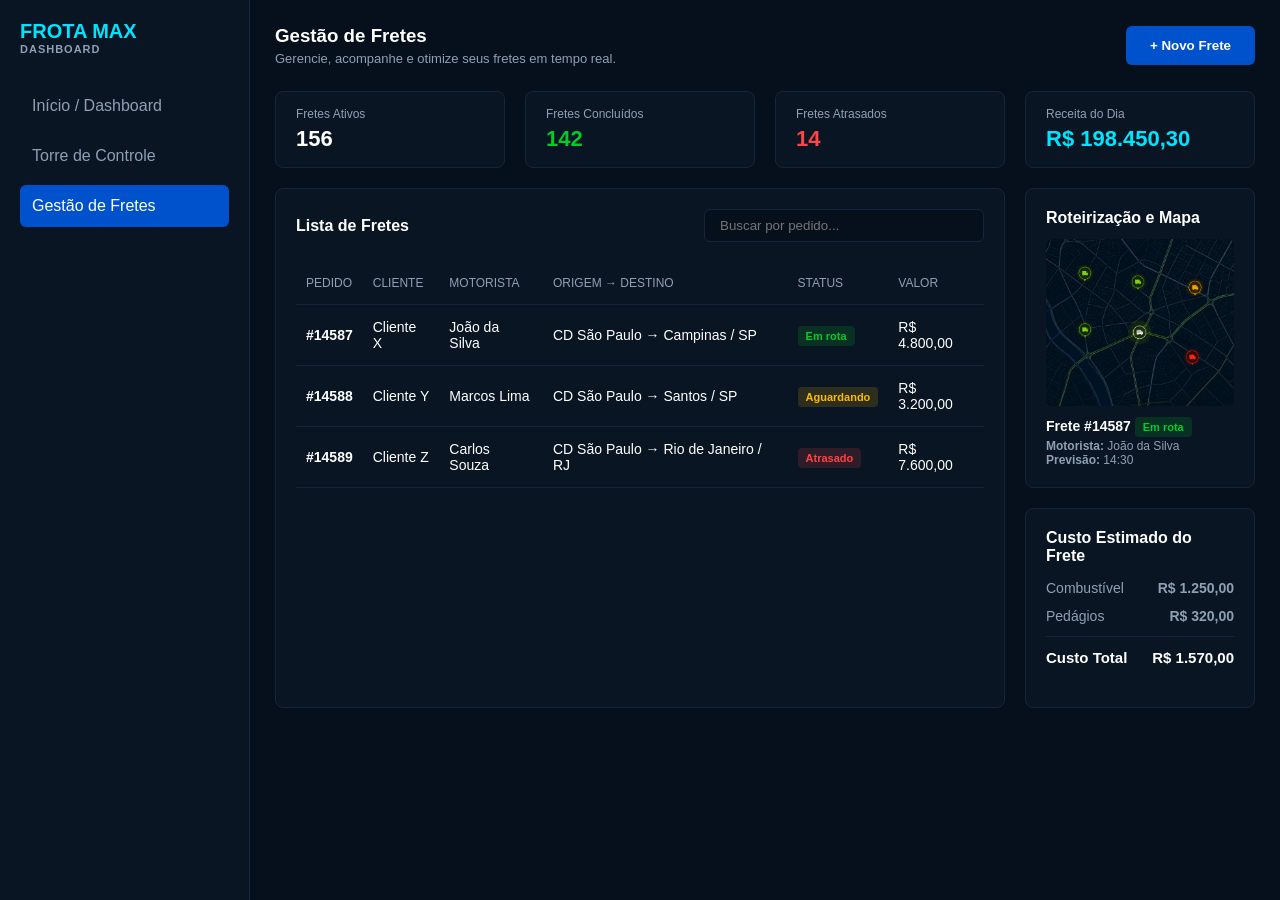
<file: gestao_frestes.html>
<!DOCTYPE html>
<html lang="pt-br">
<head>
    <meta charset="UTF-8">
    <meta name="viewport" content="width=device-width, initial-scale=1.0">
    <title>Frota Max - Gestão de Fretes</title>
    <link rel="stylesheet" href="fretes.css">
</head>
<body>

    <div class="dashboard-container">
        
        <aside class="menu-lateral">
            <div class="logo">
                <h1>FROTA MAX</h1>
                <h2>DASHBOARD</h2>
            </div>
            <nav class="navegacao">
                <ul>
                    <li><a href="index.html">Início / Dashboard</a></li>
                    <li><a href="torre_de_controle.html">Torre de Controle</a></li>
                    <li class="active"><a href="gestao_frestes.html">Gestão de Fretes</a></li>
                </ul>
            </nav>
        </aside>

        <main class="conteudo-principal">
            
            <header class="topo-dashboard">
                <div class="titulo-pagina">
                    <h3>Gestão de Fretes</h3>
                    <p class="subtitulo-pagina">Gerencie, acompanhe e otimize seus fretes em tempo real.</p>
                </div>
                <button class="btn-novo-frete">+ Novo Frete</button>
            </header>

            <section class="grid-dashboard">
                
                <div class="card-kpi-pequeno">
                    <span class="kpi-titulo">Fretes Ativos</span>
                    <div class="kpi-valor">156</div>
                </div>
                <div class="card-kpi-pequeno concluidos">
                    <span class="kpi-titulo">Fretes Concluídos</span>
                    <div class="kpi-valor">142</div>
                </div>
                <div class="card-kpi-pequeno atrasados">
                    <span class="kpi-titulo">Fretes Atrasados</span>
                    <div class="kpi-valor">14</div>
                </div>
                <div class="card-kpi-pequeno receita">
                    <span class="kpi-titulo">Receita do Dia</span>
                    <div class="kpi-valor">R$ 198.450,30</div>
                </div>

                <div class="card card-tabela-fretes">
                    <div class="cabecalho-tabela">
                        <h3>Lista de Fretes</h3>
                        <input type="text" placeholder="Buscar por pedido..." class="busca-frete">
                    </div>
                    
                    <table class="tabela-fretes">
                        <thead>
                            <tr>
                                <th>Pedido</th>
                                <th>Cliente</th>
                                <th>Motorista</th>
                                <th>Origem → Destino</th>
                                <th>Status</th>
                                <th>Valor</th>
                            </tr>
                        </thead>
                        <tbody>
                            <tr>
                                <td><strong>#14587</strong></td>
                                <td>Cliente X</td>
                                <td>João da Silva</td>
                                <td>CD São Paulo → Campinas / SP</td>
                                <td><span class="badge em-rota">Em rota</span></td>
                                <td>R$ 4.800,00</td>
                            </tr>
                            <tr>
                                <td><strong>#14588</strong></td>
                                <td>Cliente Y</td>
                                <td>Marcos Lima</td>
                                <td>CD São Paulo → Santos / SP</td>
                                <td><span class="badge aguardando">Aguardando</span></td>
                                <td>R$ 3.200,00</td>
                            </tr>
                            <tr>
                                <td><strong>#14589</strong></td>
                                <td>Cliente Z</td>
                                <td>Carlos Souza</td>
                                <td>CD São Paulo → Rio de Janeiro / RJ</td>
                                <td><span class="badge atrasado">Atrasado</span></td>
                                <td>R$ 7.600,00</td>
                            </tr>
                        </tbody>
                    </table>
                </div>

                <div class="card card-roteirizacao">
                    <h3>Roteirização e Mapa</h3>
                    <div class="mini-mapa">
                        <img src="ChatGPT Image 22 de mai. de 2026, 13_08_32.png" alt="Mapa de Rota">
                    </div>
                    <div class="info-frete-selecionado">
                        <h4>Frete #14587 <span class="badge em-rota">Em rota</span></h4>
                        <p><strong>Motorista:</strong> João da Silva</p>
                        <p><strong>Previsão:</strong> 14:30</p>
                    </div>
                </div>

                <div class="card card-detalhes-custo">
                    <h3>Custo Estimado do Frete</h3>
                    <div class="lista-custos">
                        <div class="custo-item"><span>Combustível</span> <strong>R$ 1.250,00</strong></div>
                        <div class="custo-item"><span>Pedágios</span> <strong>R$ 320,00</strong></div>
                        <div class="custo-item total"><span>Custo Total</span> <strong>R$ 1.570,00</strong></div>
                    </div>
                </div>

            </section>
        </main>
    </div>

    <script>
        const links = document.querySelectorAll('.navegacao li');
        links.forEach(link => {
            link.addEventListener('click', function() {
                links.forEach(l => l.classList.remove('active'));
                this.classList.add('active');
            });
        });
    </script>
</body>
</html>
</file>
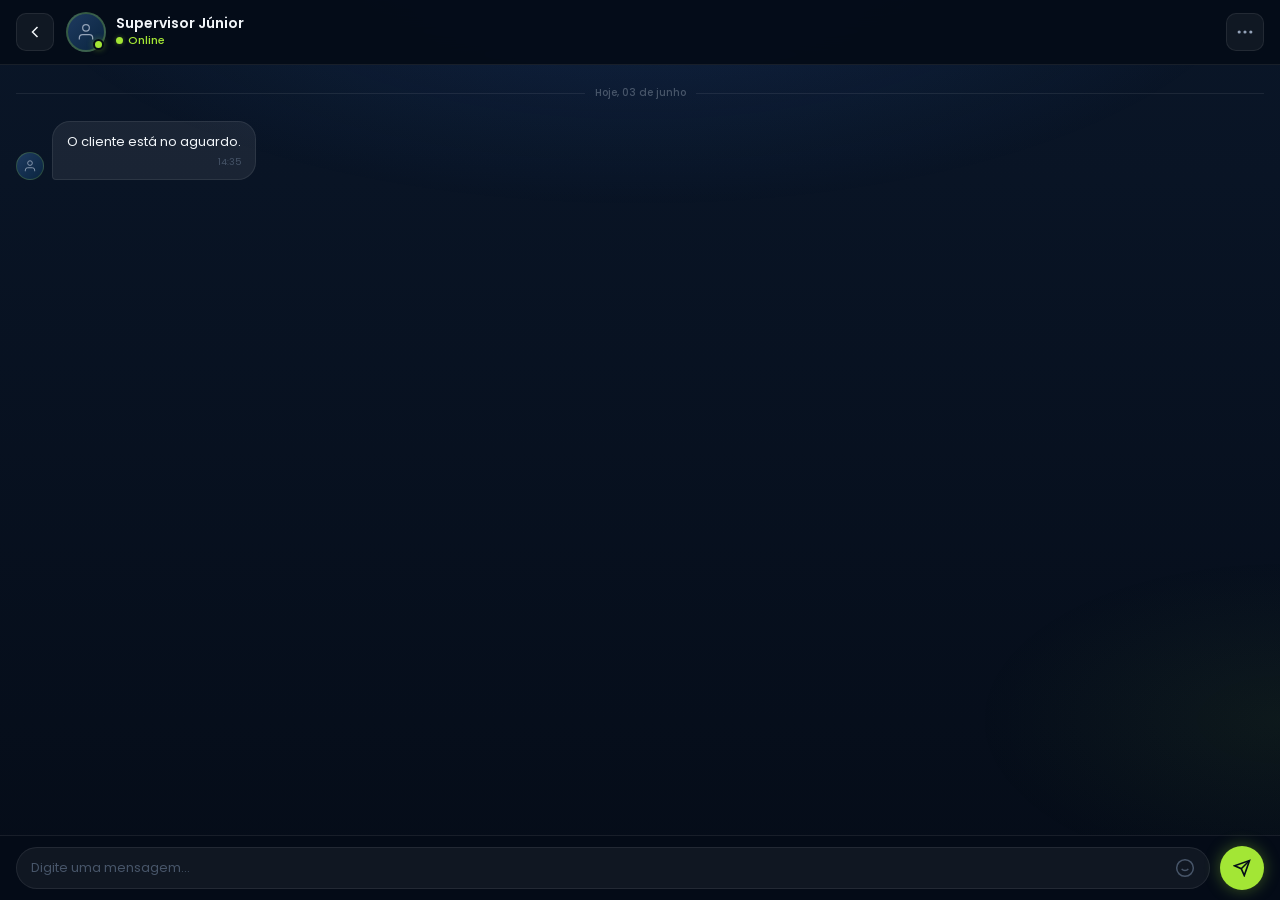
<file: cliente_mobile/conversa.html>
<!DOCTYPE html>
<html lang="pt-BR">
<head>
  <meta charset="UTF-8">
  <meta name="viewport" content="width=device-width, initial-scale=1.0, viewport-fit=cover">
  <meta name="mobile-web-app-capable" content="yes">
  <meta name="apple-mobile-web-app-capable" content="yes">
  <meta name="apple-mobile-web-app-status-bar-style" content="black-translucent">
  <title>TMS — Conversa</title>
  <link href="https://fonts.googleapis.com/css2?family=Poppins:wght@400;500;600;700;800&display=swap" rel="stylesheet">
  <link rel="stylesheet" href="base.css">
  <link rel="stylesheet" href="mensagens.css">
</head>
<body>
<div class="screen chat-screen">
 
  <!-- Header da Conversa -->
  <div class="chat-header">
    <a href="mensagens.html" class="icon-btn back-btn">
      <svg viewBox="0 0 24 24"><polyline points="15 18 9 12 15 6"/></svg>
    </a>
    <div class="chat-contact">
      <div class="chat-avatar-wrap">
        <div class="chat-avatar">
          <svg viewBox="0 0 24 24" fill="none" stroke="currentColor" stroke-width="1.5">
            <path d="M20 21v-2a4 4 0 0 0-4-4H8a4 4 0 0 0-4 4v2"/>
            <circle cx="12" cy="7" r="4"/>
          </svg>
        </div>
        <span class="online-dot"></span>
      </div>
      <div class="chat-contact-info">
        <span class="chat-name">Supervisor Júnior</span>
        <span class="chat-status">
          <span class="status-pulse"></span>
          Online
        </span>
      </div>
    </div>
    <div class="icon-btn">
      <svg viewBox="0 0 24 24"><circle cx="12" cy="12" r="1"/><circle cx="19" cy="12" r="1"/><circle cx="5" cy="12" r="1"/></svg>
    </div>
  </div>
 
  <!-- Área de mensagens -->
  <div class="chat-messages">
 
    <!-- Separador de data -->
    <div class="date-divider">
      <span>Hoje, 03 de junho</span>
    </div>
 
    <!-- Mensagem recebida -->
    <div class="msg-row received">
      <div class="msg-avatar">
        <svg viewBox="0 0 24 24" fill="none" stroke="currentColor" stroke-width="1.5">
          <path d="M20 21v-2a4 4 0 0 0-4-4H8a4 4 0 0 0-4 4v2"/>
          <circle cx="12" cy="7" r="4"/>
        </svg>
      </div>
      <div class="msg-bubble received-bubble">
        <p>O cliente está no aguardo.</p>
        <span class="msg-time">14:35</span>
      </div>
    </div>
 
  </div><!-- fim chat-messages -->
 
  <!-- Campo de digitação -->
  <div class="chat-input-bar">
    <div class="chat-input-wrap">
      <input type="text" class="chat-input" placeholder="Digite uma mensagem...">
      <button class="emoji-btn">
        <svg viewBox="0 0 24 24" fill="none" stroke="currentColor" stroke-width="1.8">
          <circle cx="12" cy="12" r="10"/>
          <path d="M8 13s1.5 2 4 2 4-2 4-2"/>
          <line x1="9" y1="9" x2="9.01" y2="9"/>
          <line x1="15" y1="9" x2="15.01" y2="9"/>
        </svg>
      </button>
    </div>
    <button class="send-btn">
      <svg viewBox="0 0 24 24" fill="none" stroke="currentColor" stroke-width="2">
        <line x1="22" y1="2" x2="11" y2="13"/>
        <polygon points="22 2 15 22 11 13 2 9 22 2"/>
      </svg>
    </button>
  </div>
 
</div><!-- fim screen -->
</body>
</html>
</file>
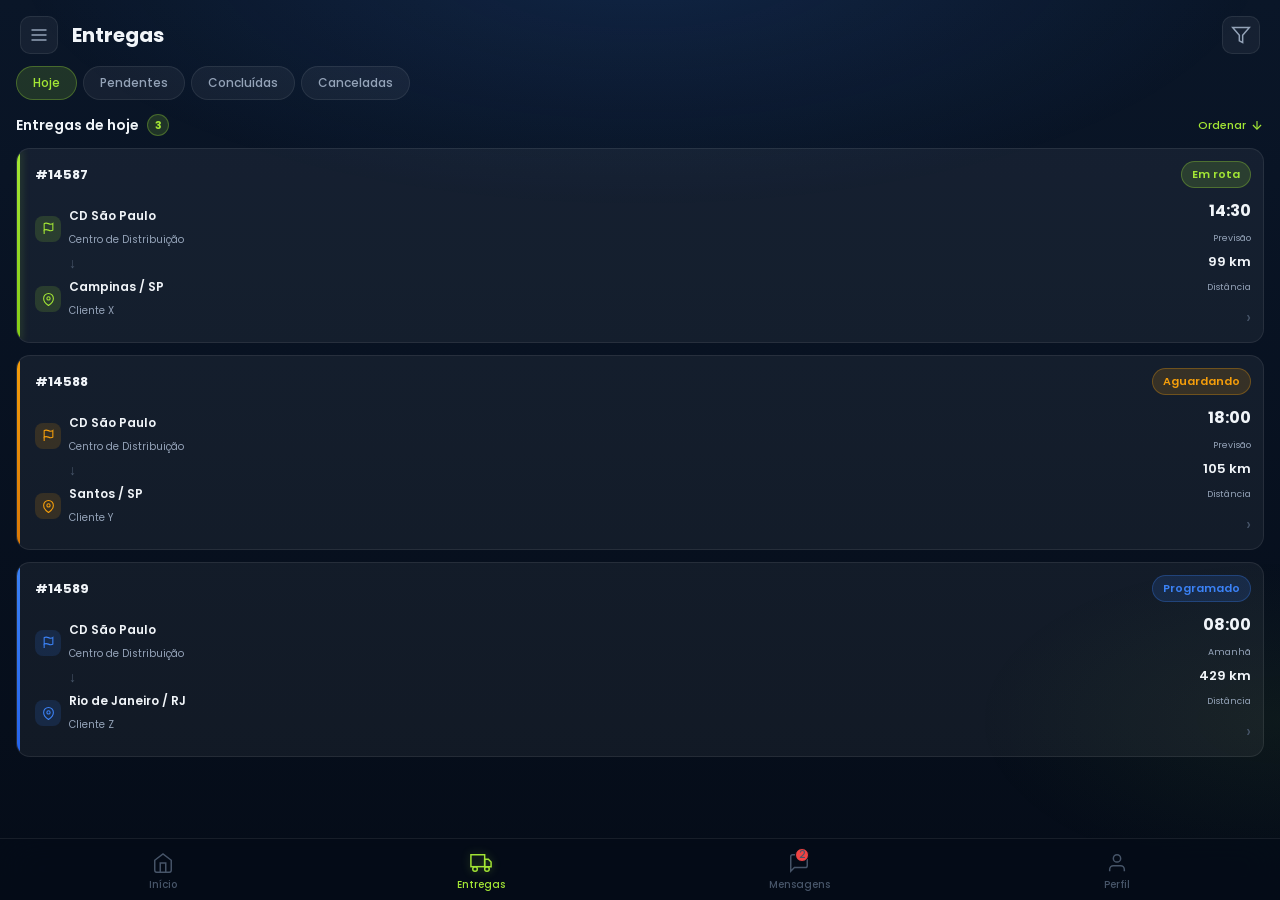
<file: cliente_mobile/entregas.html>
<!DOCTYPE html>
<html lang="pt-BR">
<head>
  <meta charset="UTF-8">
  <meta name="viewport" content="width=device-width, initial-scale=1.0, viewport-fit=cover">
  <meta name="mobile-web-app-capable" content="yes">
  <meta name="apple-mobile-web-app-capable" content="yes">
  <meta name="apple-mobile-web-app-status-bar-style" content="black-translucent">
  <title>TMS — Entregas</title>
  <link href="https://fonts.googleapis.com/css2?family=Poppins:wght@400;500;600;700;800&display=swap" rel="stylesheet">
  <link rel="stylesheet" href="base.css">
  <link rel="stylesheet" href="entregas.css">
</head>
<body>
<div class="screen">
 
  <div class="screen-scroll">
 
    <!-- Header -->
    <div class="header">
      <div class="icon-btn">
        <svg viewBox="0 0 24 24"><line x1="3" y1="6" x2="21" y2="6"/><line x1="3" y1="12" x2="21" y2="12"/><line x1="3" y1="18" x2="21" y2="18"/></svg>
      </div>
      <span class="header-title">Entregas</span>
      <div class="icon-btn">
        <svg viewBox="0 0 24 24"><polygon points="22 3 2 3 10 12.46 10 19 14 21 14 12.46 22 3"/></svg>
      </div>
    </div>
 
    <!-- Tabs -->
    <div class="tabs">
      <div class="tab active">Hoje</div>
      <div class="tab">Pendentes</div>
      <div class="tab">Concluídas</div>
      <div class="tab">Canceladas</div>
    </div>
 
    <!-- Section Header -->
    <div class="section-header">
      <div class="sh-left">
        <span>Entregas de hoje</span>
        <div class="badge-circle">3</div>
      </div>
      <button class="sort-btn">
        Ordenar
        <svg viewBox="0 0 24 24"><line x1="12" y1="5" x2="12" y2="19"/><polyline points="19 12 12 19 5 12"/></svg>
      </button>
    </div>
 
    <!-- Cards -->
    <div class="delivery-cards">
 
      <!-- Card 1 — Em rota -->
      <div class="dc">
        <div class="dc-line green"></div>
        <div class="dc-inner">
          <div class="dc-top">
            <span class="dc-num">#14587</span>
            <span class="badge-status badge-green">Em rota</span>
          </div>
          <div class="dc-body">
            <div class="dc-route">
              <div class="dc-stop">
                <div class="dc-stop-icon di-green">
                  <svg viewBox="0 0 24 24"><path d="M4 15s1-1 4-1 5 2 8 2 4-1 4-1V3s-1 1-4 1-5-2-8-2-4 1-4 1z"/><line x1="4" y1="22" x2="4" y2="15"/></svg>
                </div>
                <div class="dc-stop-text"><strong>CD São Paulo</strong><small>Centro de Distribuição</small></div>
              </div>
              <div class="dc-arrow-down">↓</div>
              <div class="dc-stop">
                <div class="dc-stop-icon di-green">
                  <svg viewBox="0 0 24 24"><path d="M21 10c0 7-9 13-9 13s-9-6-9-13a9 9 0 0 1 18 0z"/><circle cx="12" cy="10" r="3"/></svg>
                </div>
                <div class="dc-stop-text"><strong>Campinas / SP</strong><small>Cliente X</small></div>
              </div>
            </div>
            <div class="dc-right">
              <div class="dc-time"><strong>14:30</strong><small>Previsão</small></div>
              <div class="dc-dist"><strong>99 km</strong><small>Distância</small></div>
              <div class="dc-chevron">›</div>
            </div>
          </div>
        </div>
      </div>
 
      <!-- Card 2 — Aguardando -->
      <div class="dc">
        <div class="dc-line yellow"></div>
        <div class="dc-inner">
          <div class="dc-top">
            <span class="dc-num">#14588</span>
            <span class="badge-status badge-yellow">Aguardando</span>
          </div>
          <div class="dc-body">
            <div class="dc-route">
              <div class="dc-stop">
                <div class="dc-stop-icon di-yellow">
                  <svg viewBox="0 0 24 24"><path d="M4 15s1-1 4-1 5 2 8 2 4-1 4-1V3s-1 1-4 1-5-2-8-2-4 1-4 1z"/><line x1="4" y1="22" x2="4" y2="15"/></svg>
                </div>
                <div class="dc-stop-text"><strong>CD São Paulo</strong><small>Centro de Distribuição</small></div>
              </div>
              <div class="dc-arrow-down">↓</div>
              <div class="dc-stop">
                <div class="dc-stop-icon di-yellow">
                  <svg viewBox="0 0 24 24"><path d="M21 10c0 7-9 13-9 13s-9-6-9-13a9 9 0 0 1 18 0z"/><circle cx="12" cy="10" r="3"/></svg>
                </div>
                <div class="dc-stop-text"><strong>Santos / SP</strong><small>Cliente Y</small></div>
              </div>
            </div>
            <div class="dc-right">
              <div class="dc-time"><strong>18:00</strong><small>Previsão</small></div>
              <div class="dc-dist"><strong>105 km</strong><small>Distância</small></div>
              <div class="dc-chevron">›</div>
            </div>
          </div>
        </div>
      </div>
 
      <!-- Card 3 — Programado -->
      <div class="dc">
        <div class="dc-line blue"></div>
        <div class="dc-inner">
          <div class="dc-top">
            <span class="dc-num">#14589</span>
            <span class="badge-status badge-blue">Programado</span>
          </div>
          <div class="dc-body">
            <div class="dc-route">
              <div class="dc-stop">
                <div class="dc-stop-icon di-blue">
                  <svg viewBox="0 0 24 24"><path d="M4 15s1-1 4-1 5 2 8 2 4-1 4-1V3s-1 1-4 1-5-2-8-2-4 1-4 1z"/><line x1="4" y1="22" x2="4" y2="15"/></svg>
                </div>
                <div class="dc-stop-text"><strong>CD São Paulo</strong><small>Centro de Distribuição</small></div>
              </div>
              <div class="dc-arrow-down">↓</div>
              <div class="dc-stop">
                <div class="dc-stop-icon di-blue">
                  <svg viewBox="0 0 24 24"><path d="M21 10c0 7-9 13-9 13s-9-6-9-13a9 9 0 0 1 18 0z"/><circle cx="12" cy="10" r="3"/></svg>
                </div>
                <div class="dc-stop-text"><strong>Rio de Janeiro / RJ</strong><small>Cliente Z</small></div>
              </div>
            </div>
            <div class="dc-right">
              <div class="dc-time"><strong>08:00</strong><small>Amanhã</small></div>
              <div class="dc-dist"><strong>429 km</strong><small>Distância</small></div>
              <div class="dc-chevron">›</div>
            </div>
          </div>
        </div>
      </div>
 
    </div><!-- fim delivery-cards -->
    <div style="height:8px;"></div>
 
  </div><!-- fim screen-scroll -->
 
  <!-- Bottom Navigation -->
  <nav class="bottom-nav">
    <a href="inicio.html" class="nav-item">
      <svg viewBox="0 0 24 24"><path d="M3 9l9-7 9 7v11a2 2 0 0 1-2 2H5a2 2 0 0 1-2-2z"/><polyline points="9 22 9 12 15 12 15 22"/></svg>
      <span>Início</span>
    </a>
    <a href="entregas.html" class="nav-item active">
      <svg viewBox="0 0 24 24"><rect x="1" y="3" width="15" height="13"/><polygon points="16 8 20 8 23 11 23 16 16 16 16 8"/><circle cx="5.5" cy="18.5" r="2.5"/><circle cx="18.5" cy="18.5" r="2.5"/></svg>
      <span>Entregas</span>
    </a>
    <a href="mensagens.html" class="nav-item">
      <svg viewBox="0 0 24 24"><path d="M21 15a2 2 0 0 1-2 2H7l-4 4V5a2 2 0 0 1 2-2h14a2 2 0 0 1 2 2z"/></svg>
      <span class="nav-badge">2</span>
      <span>Mensagens</span>
    </a>
    <a href="perfil.html" class="nav-item">
      <svg viewBox="0 0 24 24"><path d="M20 21v-2a4 4 0 0 0-4-4H8a4 4 0 0 0-4 4v2"/><circle cx="12" cy="7" r="4"/></svg>
      <span>Perfil</span>
    </a>
  </nav>
 
</div><!-- fim screen -->
</body>
</html>
</file>
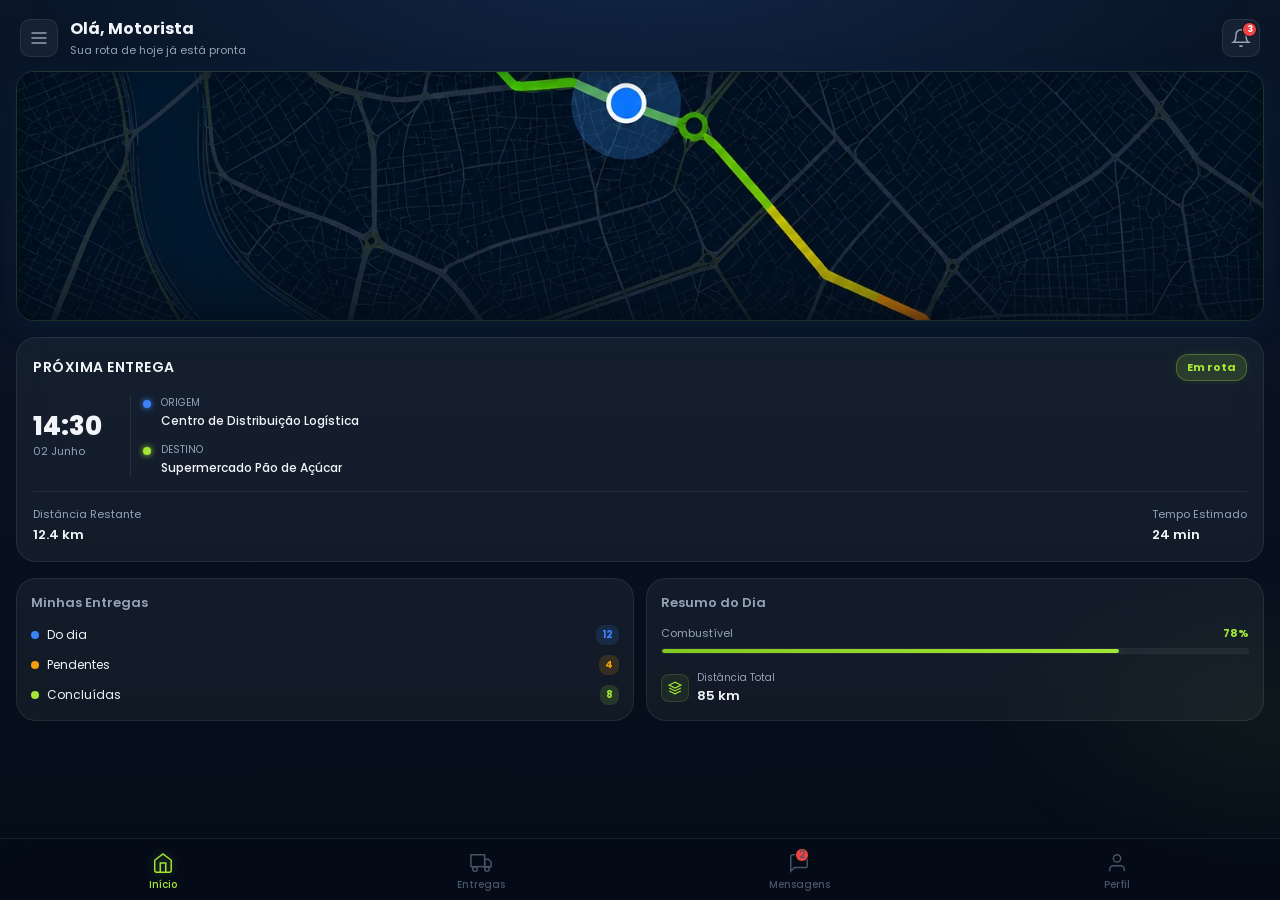
<file: cliente_mobile/inicio.html>
<!DOCTYPE html>
<html lang="pt-BR">
<head>
  <meta charset="UTF-8">
  <meta name="viewport" content="width=device-width, initial-scale=1.0, viewport-fit=cover">
  <meta name="mobile-web-app-capable" content="yes">
  <meta name="apple-mobile-web-app-capable" content="yes">
  <meta name="apple-mobile-web-app-status-bar-style" content="black-translucent">
  <title>TMS — Início</title>
  <link href="https://fonts.googleapis.com/css2?family=Poppins:wght@400;500;600;700;800&display=swap" rel="stylesheet">
  <link rel="stylesheet" href="base.css">
  <link rel="stylesheet" href="incio.css">
</head>
<body>
<div class="screen">
  <div class="screen-scroll">
 
    <div class="header">
      <div class="icon-btn">
        <svg viewBox="0 0 24 24" fill="none" stroke="currentColor" stroke-width="2">
          <line x1="3" y1="12" x2="21" y2="12"/>
          <line x1="3" y1="6"  x2="21" y2="6"/>
          <line x1="3" y1="18" x2="21" y2="18"/>
        </svg>
      </div>
      <div class="header-user">
        <span class="welcome-title">Olá, Motorista</span>
        <p class="welcome-subtitle">Sua rota de hoje já está pronta</p>
      </div>
      <div class="icon-btn notification-btn">
        <svg viewBox="0 0 24 24" fill="none" stroke="currentColor" stroke-width="2">
          <path d="M18 8A6 6 0 0 0 6 8c0 7-3 9-3 9h18s-3-2-3-9"/>
          <path d="M13.73 21a2 2 0 0 1-3.46 0"/>
        </svg>
        <span class="badge-red">3</span>
      </div>
    </div>
 
    <div class="map-card">
      <img src="imagem_motorista.jpeg" alt="Mapa de Rota Real" class="map-image-bg">
      <div class="map-overlay-glow"></div>
    </div>
 
    <div class="card next-delivery">
      <div class="nd-header">
        <span class="nd-title">Próxima Entrega</span>
        <span class="badge-green-status">Em rota</span>
      </div>
 
      <div class="nd-grid">
        <div class="nd-col text-center">
          <div class="nd-time-big">14:30</div>
          <div class="nd-date-sub">02 Junho</div>
        </div>
        
        <div class="nd-divider"></div>
        
        <div class="nd-col">
          <div class="route-timeline">
            <div class="timeline-item origin">
              <span class="dot dots-blue"></span>
              <div class="timeline-text">
                <small>Origem</small>
                <strong>Centro de Distribuição Logística</strong>
              </div>
            </div>
            <div class="timeline-item destination">
              <span class="dot dots-green"></span>
              <div class="timeline-text">
                <small>Destino</small>
                <strong>Supermercado Pão de Açúcar</strong>
              </div>
            </div>
          </div>
        </div>
      </div>
      
      <div class="card-internal-sep"></div>
      
      <div class="nd-footer-stats">
        <div class="stat-sub-item">
          <span class="label">Distância Restante</span>
          <span class="value">12.4 km</span>
        </div>
        <div class="stat-sub-item">
          <span class="label">Tempo Estimado</span>
          <span class="value">24 min</span>
        </div>
      </div>
    </div>
 
    <div class="bottom-row">
      
      <div class="card half-card">
        <h4 class="card-title-mini">Minhas Entregas</h4>
        <div class="delivery-list">
          <div class="delivery-item">
            <div class="di-icon-circle blue"></div>
            <span class="di-label">Do dia</span>
            <span class="di-count blue-badge">12</span>
          </div>
          <div class="delivery-item">
            <div class="di-icon-circle yellow"></div>
            <span class="di-label">Pendentes</span>
            <span class="di-count yellow-badge">4</span>
          </div>
          <div class="delivery-item">
            <div class="di-icon-circle green"></div>
            <span class="di-label">Concluídas</span>
            <span class="di-count green-badge">8</span>
          </div>
        </div>
      </div>
 
      <div class="card half-card">
        <h4 class="card-title-mini">Resumo do Dia</h4>
        <div class="resumo-content">
          
          <div class="fuel-indicator">
            <div class="fuel-header">
              <span class="label">Combustível</span>
              <span class="value-neon">78%</span>
            </div>
            <div class="progress-bar-bg">
              <div class="progress-bar-fill-neon" style="width: 78%;"></div>
            </div>
          </div>
          
          <div class="resumo-stats-spacing">
            <div class="resumo-stat-item">
              <div class="resumo-icon-box">
                <svg viewBox="0 0 24 24" fill="none" stroke="#a3e635" stroke-width="2">
                  <polygon points="12 2 2 7 12 12 22 7 12 2"/>
                  <polyline points="2 17 12 22 22 17"/>
                  <polyline points="2 12 12 17 22 12"/>
                </svg>
              </div>
              <div class="resumo-text">
                <small>Distância Total</small>
                <strong>85 km</strong>
              </div>
            </div>
          </div>

        </div>
      </div>
 
    </div>
 
    <div style="height:80px;"></div>
  </div>
 
  <nav class="bottom-nav">
    <a href="inicio.html" class="nav-item active">
      <svg viewBox="0 0 24 24">
        <path d="M3 9l9-7 9 7v11a2 2 0 0 1-2 2H5a2 2 0 0 1-2-2z"/>
        <polyline points="9 22 9 12 15 12 15 22"/>
      </svg>
      <span>Início</span>
    </a>
    <a href="entregas.html" class="nav-item">
      <svg viewBox="0 0 24 24">
        <rect x="1" y="3" width="15" height="13"/>
        <polygon points="16 8 20 8 23 11 23 16 16 16 16 8"/>
        <circle cx="5.5" cy="18.5" r="2.5"/>
        <circle cx="18.5" cy="18.5" r="2.5"/>
      </svg>
      <span>Entregas</span>
    </a>
      <a href="mensagens.html" class="nav-item">
      <svg viewBox="0 0 24 24"><path d="M21 15a2 2 0 0 1-2 2H7l-4 4V5a2 2 0 0 1 2-2h14a2 2 0 0 1 2 2z"/></svg>
      <span class="nav-badge">2</span>
      <span>Mensagens</span>
    </a>
    <a href="perfil.html" class="nav-item">
      <svg viewBox="0 0 24 24">
        <path d="M20 21v-2a4 4 0 0 0-4-4H8a4 4 0 0 0-4 4v2"/>
        <circle cx="12" cy="7" r="4"/>
      </svg>
      <span>Perfil</span>
    </a>
  </nav>
</div>
</body>
</html>
</file>
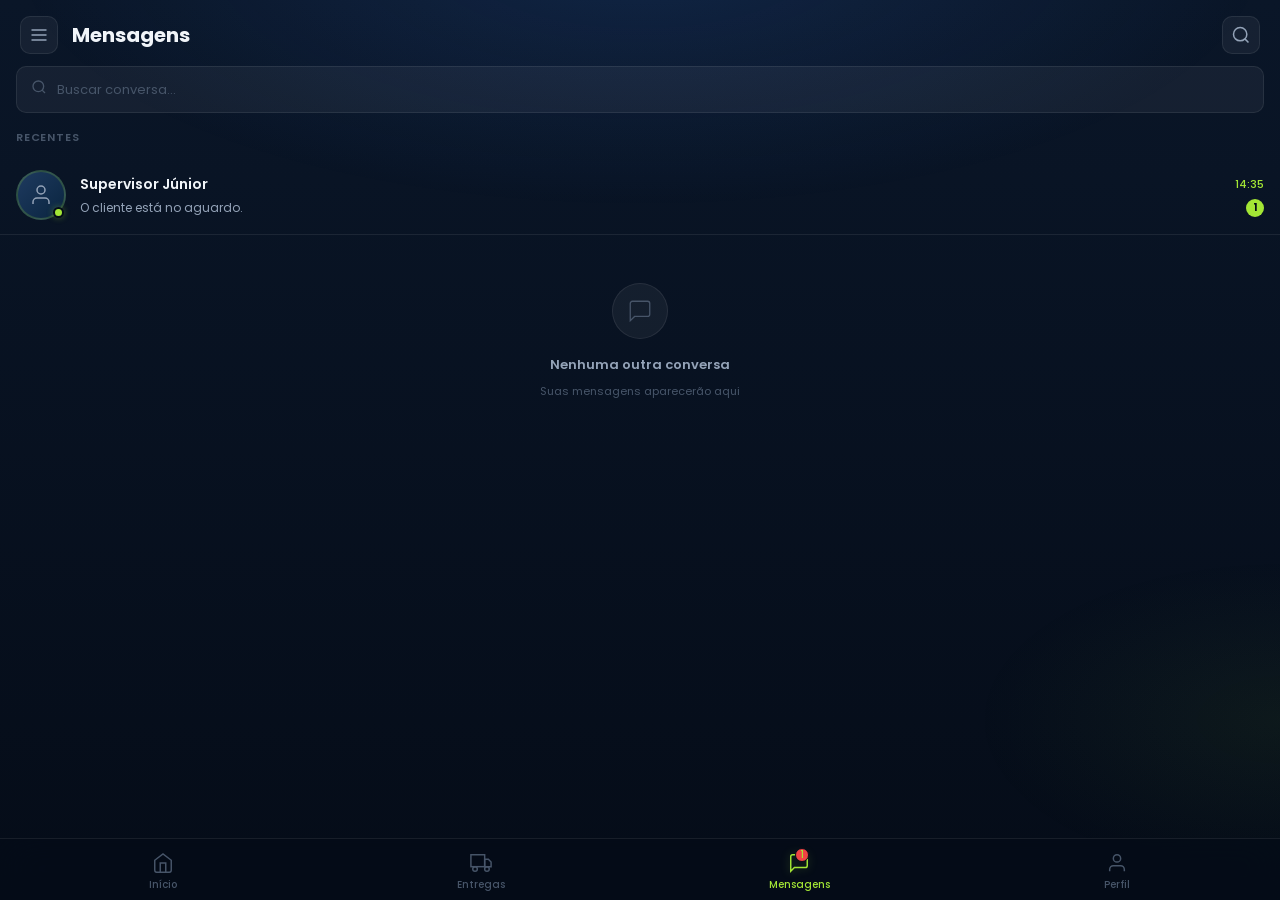
<file: cliente_mobile/mensagens.html>
<!DOCTYPE html>
<html lang="pt-BR">
<head>
  <meta charset="UTF-8">
  <meta name="viewport" content="width=device-width, initial-scale=1.0, viewport-fit=cover">
  <meta name="mobile-web-app-capable" content="yes">
  <meta name="apple-mobile-web-app-capable" content="yes">
  <meta name="apple-mobile-web-app-status-bar-style" content="black-translucent">
  <title>TMS — Mensagens</title>
  <link href="https://fonts.googleapis.com/css2?family=Poppins:wght@400;500;600;700;800&display=swap" rel="stylesheet">
  <link rel="stylesheet" href="base.css">
  <link rel="stylesheet" href="mensagens.css">
</head>
<body>
<div class="screen">
 
  <div class="screen-scroll">
 
    <!-- Header -->
    <div class="header">
      <div class="icon-btn">
        <svg viewBox="0 0 24 24"><line x1="3" y1="6" x2="21" y2="6"/><line x1="3" y1="12" x2="21" y2="12"/><line x1="3" y1="18" x2="21" y2="18"/></svg>
      </div>
      <span class="header-title">Mensagens</span>
      <div class="icon-btn">
        <svg viewBox="0 0 24 24"><circle cx="11" cy="11" r="8"/><line x1="21" y1="21" x2="16.65" y2="16.65"/></svg>
      </div>
    </div>
 
    <!-- Barra de Pesquisa -->
    <div class="search-bar">
      <div class="search-icon">
        <svg viewBox="0 0 24 24"><circle cx="11" cy="11" r="8"/><line x1="21" y1="21" x2="16.65" y2="16.65"/></svg>
      </div>
      <input type="text" class="search-input" placeholder="Buscar conversa...">
    </div>
 
    <!-- Label da seção -->
    <div class="section-label">Recentes</div>
 
    <!-- Lista de Conversas -->
    <div class="conv-list">
 
      <!-- Conversa: Supervisor Júnior -->
      <a href="conversa.html" class="conv-item">
        <div class="conv-avatar-wrap">
          <div class="conv-avatar">
            <svg viewBox="0 0 24 24" fill="none" stroke="currentColor" stroke-width="1.5">
              <path d="M20 21v-2a4 4 0 0 0-4-4H8a4 4 0 0 0-4 4v2"/>
              <circle cx="12" cy="7" r="4"/>
            </svg>
          </div>
          <span class="online-dot"></span>
        </div>
        <div class="conv-body">
          <div class="conv-top">
            <span class="conv-name">Supervisor Júnior</span>
            <span class="conv-time">14:35</span>
          </div>
          <div class="conv-bottom">
            <span class="conv-preview">O cliente está no aguardo.</span>
            <span class="conv-badge">1</span>
          </div>
        </div>
      </a>
 
    </div><!-- fim conv-list -->
 
    <!-- Estado vazio (demais conversas) -->
    <div class="empty-state">
      <div class="empty-icon">
        <svg viewBox="0 0 24 24" fill="none" stroke="currentColor" stroke-width="1.2">
          <path d="M21 15a2 2 0 0 1-2 2H7l-4 4V5a2 2 0 0 1 2-2h14a2 2 0 0 1 2 2z"/>
        </svg>
      </div>
      <p>Nenhuma outra conversa</p>
      <small>Suas mensagens aparecerão aqui</small>
    </div>
 
  </div><!-- fim screen-scroll -->
 
  <!-- Bottom Navigation -->
  <nav class="bottom-nav">
    <a href="inicio.html" class="nav-item">
      <svg viewBox="0 0 24 24"><path d="M3 9l9-7 9 7v11a2 2 0 0 1-2 2H5a2 2 0 0 1-2-2z"/><polyline points="9 22 9 12 15 12 15 22"/></svg>
      <span>Início</span>
    </a>
    <a href="entregas.html" class="nav-item">
      <svg viewBox="0 0 24 24"><rect x="1" y="3" width="15" height="13"/><polygon points="16 8 20 8 23 11 23 16 16 16 16 8"/><circle cx="5.5" cy="18.5" r="2.5"/><circle cx="18.5" cy="18.5" r="2.5"/></svg>
      <span>Entregas</span>
    </a>
    <a href="mensagens.html" class="nav-item active">
      <svg viewBox="0 0 24 24"><path d="M21 15a2 2 0 0 1-2 2H7l-4 4V5a2 2 0 0 1 2-2h14a2 2 0 0 1 2 2z"/></svg>
      <span class="nav-badge">1</span>
      <span>Mensagens</span>
    </a>
    <a href="perfil.html" class="nav-item">
      <svg viewBox="0 0 24 24"><path d="M20 21v-2a4 4 0 0 0-4-4H8a4 4 0 0 0-4 4v2"/><circle cx="12" cy="7" r="4"/></svg>
      <span>Perfil</span>
    </a>
  </nav>
 
</div><!-- fim screen -->
</body>
</html>
</file>
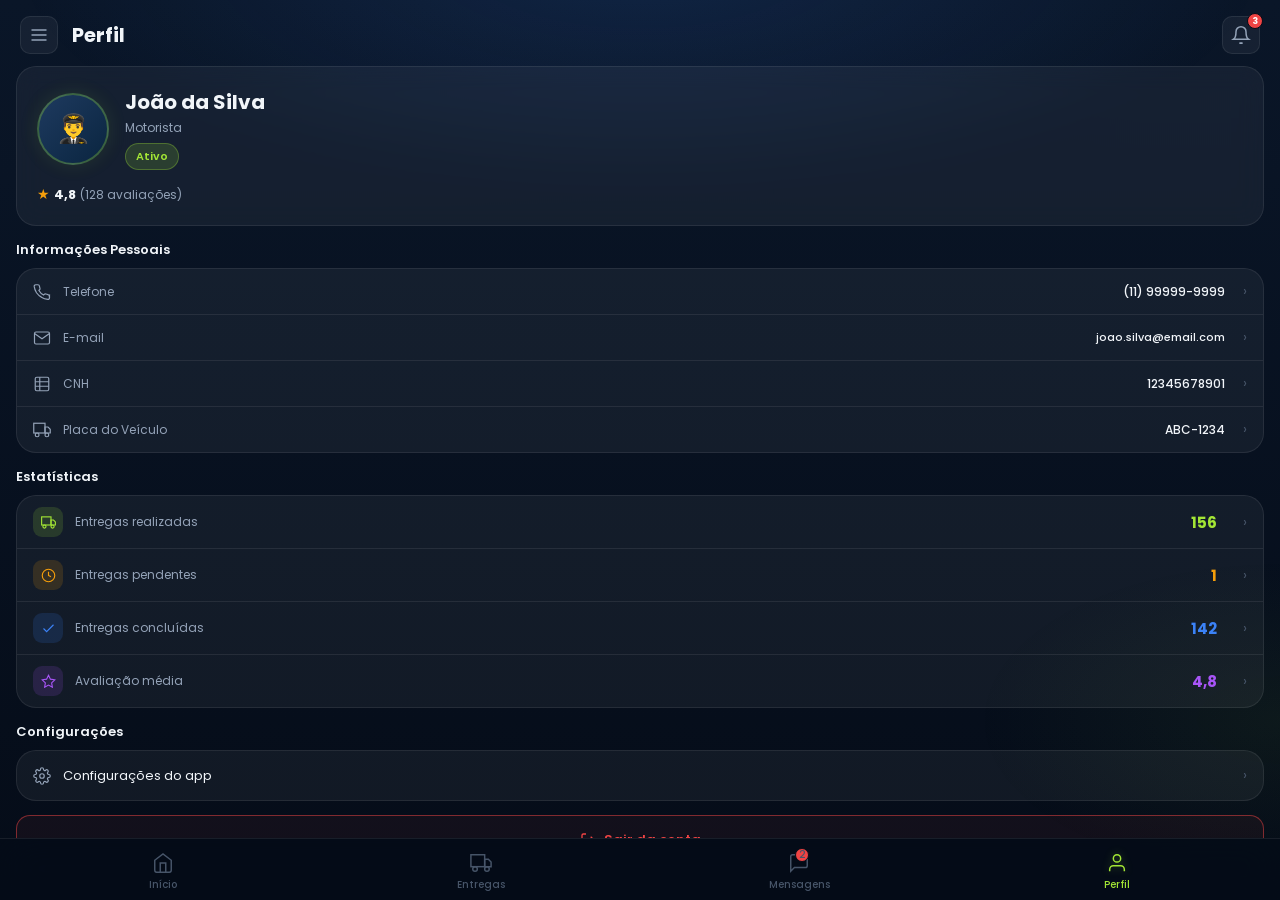
<file: cliente_mobile/perfil.html>
<!DOCTYPE html>
<html lang="pt-BR">
<head>
  <meta charset="UTF-8">
  <meta name="viewport" content="width=device-width, initial-scale=1.0, viewport-fit=cover">
  <meta name="mobile-web-app-capable" content="yes">
  <meta name="apple-mobile-web-app-capable" content="yes">
  <meta name="apple-mobile-web-app-status-bar-style" content="black-translucent">
  <title>TMS — Perfil</title>
  <link href="https://fonts.googleapis.com/css2?family=Poppins:wght@400;500;600;700;800&display=swap" rel="stylesheet">
  <link rel="stylesheet" href="base.css">
  <link rel="stylesheet" href="perfil.css">
</head>
<body>
<div class="screen">
 
  <div class="screen-scroll">
 
    <!-- Header -->
    <div class="header">
      <div class="icon-btn">
        <svg viewBox="0 0 24 24"><line x1="3" y1="6" x2="21" y2="6"/><line x1="3" y1="12" x2="21" y2="12"/><line x1="3" y1="18" x2="21" y2="18"/></svg>
      </div>
      <span class="header-title">Perfil</span>
      <div class="icon-btn">
        <svg viewBox="0 0 24 24"><path d="M18 8A6 6 0 0 0 6 8c0 7-3 9-3 9h18s-3-2-3-9"/><path d="M13.73 21a2 2 0 0 1-3.46 0"/></svg>
        <span class="badge">3</span>
      </div>
    </div>
 
    <!-- Card do Usuário -->
    <div class="card profile-card">
      <div class="pc-top">
        <div class="avatar">👨‍✈️</div>
        <div class="pc-info">
          <h3>João da Silva</h3>
          <p>Motorista</p>
          <div class="pc-badges">
            <span class="badge-status badge-green">Ativo</span>
          </div>
        </div>
      </div>
      <div class="rating">
        <span class="star">★</span>
        <strong>4,8</strong>
        <span>(128 avaliações)</span>
      </div>
    </div>
 
    <!-- Informações Pessoais -->
    <p class="info-section-title">Informações Pessoais</p>
    <div class="section-card">
      <div class="info-row">
        <svg viewBox="0 0 24 24"><path d="M22 16.92v3a2 2 0 0 1-2.18 2 19.79 19.79 0 0 1-8.63-3.07A19.5 19.5 0 0 1 4.69 13 19.79 19.79 0 0 1 1.59 4.5 2 2 0 0 1 3.56 2.32h3a2 2 0 0 1 2 1.72c.127.96.361 1.903.7 2.81a2 2 0 0 1-.45 2.11L7.91 9.91a16 16 0 0 0 6.18 6.18l.91-.91a2 2 0 0 1 2.11-.45c.907.339 1.85.573 2.81.7A2 2 0 0 1 21.73 17.27z"/></svg>
        <span class="ir-label">Telefone</span>
        <span class="ir-value">(11) 99999-9999</span>
        <span class="chevron-icon">›</span>
      </div>
      <div class="info-row">
        <svg viewBox="0 0 24 24"><path d="M4 4h16c1.1 0 2 .9 2 2v12c0 1.1-.9 2-2 2H4c-1.1 0-2-.9-2-2V6c0-1.1.9-2 2-2z"/><polyline points="22,6 12,13 2,6"/></svg>
        <span class="ir-label">E-mail</span>
        <span class="ir-value" style="font-size:11px;">joao.silva@email.com</span>
        <span class="chevron-icon">›</span>
      </div>
      <div class="info-row">
        <svg viewBox="0 0 24 24"><rect x="3" y="3" width="18" height="18" rx="2"/><line x1="3" y1="9" x2="21" y2="9"/><line x1="3" y1="15" x2="21" y2="15"/><line x1="9" y1="3" x2="9" y2="21"/></svg>
        <span class="ir-label">CNH</span>
        <span class="ir-value">12345678901</span>
        <span class="chevron-icon">›</span>
      </div>
      <div class="info-row">
        <svg viewBox="0 0 24 24"><rect x="1" y="3" width="15" height="13"/><polygon points="16 8 20 8 23 11 23 16 16 16 16 8"/><circle cx="5.5" cy="18.5" r="2.5"/><circle cx="18.5" cy="18.5" r="2.5"/></svg>
        <span class="ir-label">Placa do Veículo</span>
        <span class="ir-value">ABC-1234</span>
        <span class="chevron-icon">›</span>
      </div>
    </div>
 
    <!-- Estatísticas -->
    <p class="info-section-title" style="margin-top:4px;">Estatísticas</p>
    <div class="section-card">
      <div class="stat-row">
        <div class="sr-icon di-green">
          <svg viewBox="0 0 24 24"><rect x="1" y="3" width="15" height="13"/><polygon points="16 8 20 8 23 11 23 16 16 16 16 8"/><circle cx="5.5" cy="18.5" r="2.5"/><circle cx="18.5" cy="18.5" r="2.5"/></svg>
        </div>
        <span class="sr-label">Entregas realizadas</span>
        <span class="sr-value green">156</span>
        <span class="chevron-icon">›</span>
      </div>
      <div class="stat-row">
        <div class="sr-icon di-yellow">
          <svg viewBox="0 0 24 24"><circle cx="12" cy="12" r="10"/><polyline points="12 6 12 12 16 14"/></svg>
        </div>
        <span class="sr-label">Entregas pendentes</span>
        <span class="sr-value yellow">1</span>
        <span class="chevron-icon">›</span>
      </div>
      <div class="stat-row">
        <div class="sr-icon di-blue">
          <svg viewBox="0 0 24 24"><polyline points="20 6 9 17 4 12"/></svg>
        </div>
        <span class="sr-label">Entregas concluídas</span>
        <span class="sr-value blue">142</span>
        <span class="chevron-icon">›</span>
      </div>
      <div class="stat-row">
        <div class="sr-icon di-purple">
          <svg viewBox="0 0 24 24"><polygon points="12 2 15.09 8.26 22 9.27 17 14.14 18.18 21.02 12 17.77 5.82 21.02 7 14.14 2 9.27 8.91 8.26 12 2"/></svg>
        </div>
        <span class="sr-label">Avaliação média</span>
        <span class="sr-value purple">4,8</span>
        <span class="chevron-icon">›</span>
      </div>
    </div>
 
    <!-- Configurações -->
    <p class="info-section-title" style="margin-top:4px;">Configurações</p>
    <div class="section-card">
      <div class="config-row">
        <svg viewBox="0 0 24 24"><circle cx="12" cy="12" r="3"/><path d="M19.4 15a1.65 1.65 0 0 0 .33 1.82l.06.06a2 2 0 0 1-2.83 2.83l-.06-.06a1.65 1.65 0 0 0-1.82-.33 1.65 1.65 0 0 0-1 1.51V21a2 2 0 0 1-4 0v-.09A1.65 1.65 0 0 0 9 19.4a1.65 1.65 0 0 0-1.82.33l-.06.06a2 2 0 0 1-2.83-2.83l.06-.06A1.65 1.65 0 0 0 4.68 15a1.65 1.65 0 0 0-1.51-1H3a2 2 0 0 1 0-4h.09A1.65 1.65 0 0 0 4.6 9a1.65 1.65 0 0 0-.33-1.82l-.06-.06a2 2 0 0 1 2.83-2.83l.06.06A1.65 1.65 0 0 0 9 4.68a1.65 1.65 0 0 0 1-1.51V3a2 2 0 0 1 4 0v.09a1.65 1.65 0 0 0 1 1.51 1.65 1.65 0 0 0 1.82-.33l.06-.06a2 2 0 0 1 2.83 2.83l-.06.06A1.65 1.65 0 0 0 19.4 9a1.65 1.65 0 0 0 1.51 1H21a2 2 0 0 1 0 4h-.09a1.65 1.65 0 0 0-1.51 1z"/></svg>
        <span class="cr-label">Configurações do app</span>
        <span class="chevron-icon">›</span>
      </div>
    </div>
 
    <!-- Botão Sair -->
    <div class="logout-btn">
      <svg viewBox="0 0 24 24"><path d="M9 21H5a2 2 0 0 1-2-2V5a2 2 0 0 1 2-2h4"/><polyline points="16 17 21 12 16 7"/><line x1="21" y1="12" x2="9" y2="12"/></svg>
      <span>Sair da conta</span>
    </div>
 
    <div style="height:8px;"></div>
  </div><!-- fim screen-scroll -->
 
  <!-- Bottom Navigation -->
  <nav class="bottom-nav">
    <a href="inicio.html" class="nav-item">
      <svg viewBox="0 0 24 24"><path d="M3 9l9-7 9 7v11a2 2 0 0 1-2 2H5a2 2 0 0 1-2-2z"/><polyline points="9 22 9 12 15 12 15 22"/></svg>
      <span>Início</span>
    </a>
    <a href="entregas.html" class="nav-item">
      <svg viewBox="0 0 24 24"><rect x="1" y="3" width="15" height="13"/><polygon points="16 8 20 8 23 11 23 16 16 16 16 8"/><circle cx="5.5" cy="18.5" r="2.5"/><circle cx="18.5" cy="18.5" r="2.5"/></svg>
      <span>Entregas</span>
    </a>
    <a href="mensagens.html" class="nav-item">
      <svg viewBox="0 0 24 24"><path d="M21 15a2 2 0 0 1-2 2H7l-4 4V5a2 2 0 0 1 2-2h14a2 2 0 0 1 2 2z"/></svg>
      <span class="nav-badge">2</span>
      <span>Mensagens</span>
    </a>
    <a href="perfil.html" class="nav-item active">
      <svg viewBox="0 0 24 24"><path d="M20 21v-2a4 4 0 0 0-4-4H8a4 4 0 0 0-4 4v2"/><circle cx="12" cy="7" r="4"/></svg>
      <span>Perfil</span>
    </a>
  </nav>
 
</div><!-- fim screen -->
</body>
</html>
</file>
<file: fretes.css>
/* ==========================================================================
   1. CONFIGURAÇÕES GERAIS E RESET
   ========================================================================== */
* {
    margin: 0;
    padding: 0;
    box-sizing: border-box;
    font-family: 'Segoe UI', Tahoma, Geneva, Verdana, sans-serif;
}

body {
    background-color: #06101c;
    color: #ffffff;
    height: 100vh;
    overflow: hidden;
}

.dashboard-container {
    display: grid;
    grid-template-columns: 250px 1fr;
    height: 100vh;
}

/* ==========================================================================
   2. MENU LATERAL
   ========================================================================== */
.menu-lateral {
    background-color: #091523;
    padding: 20px;
    display: flex;
    flex-direction: column;
    gap: 30px;
    border-right: 1px solid #14253d;
}

.menu-lateral h1 {
    font-size: 20px;
    color: #00e5ff;
}

.menu-lateral h2 {
    font-size: 11px;
    color: #8fa0b5;
    letter-spacing: 1px;
}

.navegacao ul {
    list-style: none;
}

.navegacao ul li {
    margin-bottom: 8px;
    border-radius: 6px;
}

.navegacao ul li a {
    text-decoration: none;
    color: #8fa0b5;
    display: block;
    padding: 12px;
    width: 100%;
    transition: 0.2s;
}

.navegacao ul li.active {
    background-color: #0052cc;
}

.navegacao ul li.active a,
.navegacao ul li a:hover {
    color: #ffffff;
}

/* ==========================================================================
   3. CONTEÚDO PRINCIPAL (MAIN)
   ========================================================================== */
.conteudo-principal {
    padding: 25px;
    overflow-y: auto;
    height: 100vh;
}

.topo-dashboard {
    display: flex;
    justify-content: space-between;
    align-items: center;
    margin-bottom: 25px;
    width: 100%;
}

.subtitulo-pagina {
    font-size: 13px;
    color: #8fa0b5;
    margin-top: 4px;
}

.btn-novo-frete {
    background-color: #0052cc;
    color: white;
    border: none;
    padding: 12px 24px;
    border-radius: 6px;
    font-weight: bold;
    cursor: pointer;
    transition: 0.2s;
}

.btn-novo-frete:hover {
    background-color: #0041a3;
}

/* ==========================================================================
   4. GRADE DO DASHBOARD (CSS GRID)
   ========================================================================== */
.grid-dashboard {
    display: grid;
    grid-template-columns: repeat(4, 1fr); 
    gap: 20px;
    width: 100%;
}

.card {
    background-color: #091523;
    border: 1px solid #14253d;
    border-radius: 8px;
    padding: 20px;
}

.card h3 {
    font-size: 16px;
    font-weight: 600;
}

/* KPIs SUPERIORES */
.card-kpi-pequeno {
    background-color: #091523;
    border: 1px solid #14253d;
    border-radius: 8px;
    padding: 15px 20px;
    display: flex;
    flex-direction: column;
    justify-content: center;
}

.kpi-titulo {
    font-size: 12px;
    color: #8fa0b5;
}

.kpi-valor {
    font-size: 22px;
    font-weight: bold;
    margin-top: 5px;
}

.concluidos .kpi-valor { color: #00cc2c; }
.atrasados .kpi-valor { color: #ff4444; }
.receita .kpi-valor { color: #00e5ff; }

/* POSICIONAMENTO DA GRADE */
.card-tabela-fretes {
    grid-column: span 3;
    grid-row: span 2;
    min-height: 520px;
}

.card-roteirizacao {
    grid-column: span 1;
    height: 300px;
    display: flex;
    flex-direction: column;
}

.card-detalhes-custo {
    grid-column: span 1;
    height: 200px;
}

/* ==========================================================================
   5. COMPONENTES INTERNOS
   ========================================================================== */
.cabecalho-tabela {
    display: flex;
    justify-content: space-between;
    align-items: center;
    margin-bottom: 20px;
}

.busca-frete {
    background-color: #06101c;
    border: 1px solid #14253d;
    padding: 8px 15px;
    color: white;
    border-radius: 6px;
    width: 280px;
    outline: none;
}

.tabela-fretes {
    width: 100%;
    border-collapse: collapse;
    text-align: left;
}

.tabela-fretes th, 
.tabela-fretes td {
    padding: 14px 10px;
    border-bottom: 1px solid #14253d;
    font-size: 14px;
}

.tabela-fretes th {
    color: #8fa0b5;
    font-weight: 500;
    text-transform: uppercase;
    font-size: 12px;
}

.badge {
    padding: 4px 8px;
    border-radius: 4px;
    font-size: 11px;
    font-weight: bold;
}
.badge.em-rota { background-color: rgba(0, 204, 44, 0.15); color: #00cc2c; }
.badge.aguardando { background-color: rgba(255, 187, 0, 0.15); color: #ffbb00; }
.badge.atrasado { background-color: rgba(255, 68, 68, 0.15); color: #ff4444; }

.mini-mapa {
    flex: 1;
    border-radius: 6px;
    overflow: hidden;
    margin: 12px 0;
    background-color: #06101c;
    min-height: 120px;
}

.mini-mapa img {
    width: 100%;
    height: 100%;
    object-fit: cover;
}

.info-frete-selecionado h4 {
    font-size: 14px;
    margin-bottom: 5px;
}

.info-frete-selecionado p {
    font-size: 12px;
    color: #8fa0b5;
}

.lista-custos {
    margin-top: 15px;
}

.custo-item {
    display: flex;
    justify-content: space-between;
    font-size: 14px;
    margin-bottom: 12px;
    color: #8fa0b5;
}

.custo-item.total {
    border-top: 1px solid #14253d;
    padding-top: 12px;
    color: #ffffff;
    font-weight: bold;
    font-size: 15px;
}
</file>
<file: cliente_mobile/base.css>
/* BASE.CSS — Design system compartilhado — TMS Motorista App */
 
*, *::before, *::after { box-sizing: border-box; margin: 0; padding: 0; }
 
:root {
  --bg-deep:        #050c18;
  --bg-dark:        #0a1628;
  --bg-card:        rgba(255,255,255,0.05);
  --border:         rgba(255,255,255,0.08);
  --neon:           #a3e635;
  --neon-glow:      rgba(163,230,53,0.35);
  --neon-dim:       rgba(163,230,53,0.15);
  --blue-accent:    #3b82f6;
  --yellow-accent:  #f59e0b;
  --red-accent:     #ef4444;
  --purple-accent:  #a855f7;
  --text-primary:   #f1f5f9;
  --text-secondary: #94a3b8;
  --text-muted:     #475569;
  --shadow-blue:    0 8px 32px rgba(59,130,246,0.15);
  --radius-lg: 20px;
  --radius-md: 14px;
  --radius-sm: 10px;
}
 
/* ─── FIX CHROME MOBILE: define a altura real da viewport antes de tudo ─── */
html {
  height: -webkit-fill-available; /* Safari/Chrome iOS */
}
 
html, body {
  width: 100%;
  height: 100%;
  overflow: hidden;
  -webkit-tap-highlight-color: transparent;
}
 
body {
  background: linear-gradient(180deg, var(--bg-dark) 0%, var(--bg-deep) 100%);
  font-family: 'Poppins', sans-serif;
  color: var(--text-primary);
  /* Garante que o body também respeita a altura real no mobile */
  min-height: -webkit-fill-available;
}
 
body::before {
  content:'';
  position:fixed; inset:0;
  background:
    radial-gradient(ellipse 70% 40% at 50% -5%, rgba(59,130,246,0.14) 0%, transparent 70%),
    radial-gradient(ellipse 40% 30% at 100% 80%, rgba(163,230,53,0.05) 0%, transparent 60%);
  pointer-events:none; z-index:0;
}
 
.screen {
  position: relative;
  z-index: 1;
  width: 100%;
  display: flex;
  flex-direction: column;
  overflow: hidden;
 
  /* Cascata de fallbacks para altura real no mobile:
     1. dvh  — Chrome 108+, Firefox 109+, Safari 15.4+ (melhor opção)
     2. -webkit-fill-available — Chrome/Safari mais antigos
     3. 100vh — último recurso para browsers muito antigos          */
  height: 100vh;                      /* fallback final */
  height: -webkit-fill-available;     /* fallback intermediário */
  height: 100dvh;                     /* valor ideal (sobrescreve os anteriores se suportado) */
}
 
.screen-scroll {
  flex:1; overflow-y:auto; overflow-x:hidden;
  scrollbar-width:none; -webkit-overflow-scrolling:touch;
}
.screen-scroll::-webkit-scrollbar { display:none; }
 
.header {
  display:flex; justify-content:space-between; align-items:center;
  padding:16px 20px 12px; flex-shrink:0;
}
.header-left h2 { font-size:17px; font-weight:600; color:var(--text-primary); }
.header-left p  { font-size:12px; color:var(--text-secondary); margin-top:2px; }
.header-title   { font-size:20px; font-weight:700; color:var(--text-primary); flex:1; padding-left:14px; }
 
.icon-btn {
  width:38px; height:38px;
  display:flex; align-items:center; justify-content:center;
  background:var(--bg-card); border:1px solid var(--border);
  border-radius:var(--radius-sm); position:relative; cursor:pointer; flex-shrink:0;
}
.icon-btn svg { width:20px; height:20px; stroke:var(--text-secondary); fill:none; stroke-width:1.8; }
 
.badge {
  position:absolute; top:-4px; right:-4px;
  background:var(--red-accent); color:#fff;
  font-size:9px; font-weight:700; border-radius:50%;
  width:16px; height:16px; display:flex; align-items:center; justify-content:center;
  border:1.5px solid var(--bg-deep);
}
 
.badge-status { padding:4px 10px; border-radius:20px; font-size:11px; font-weight:600; }
.badge-green  { background:rgba(163,230,53,0.15); color:var(--neon);          border:1px solid rgba(163,230,53,0.3); }
.badge-yellow { background:rgba(245,158,11,0.15); color:var(--yellow-accent); border:1px solid rgba(245,158,11,0.3); }
.badge-blue   { background:rgba(59,130,246,0.15); color:var(--blue-accent);   border:1px solid rgba(59,130,246,0.3); }
 
.card {
  background:var(--bg-card); border:1px solid var(--border);
  border-radius:var(--radius-lg);
  backdrop-filter:blur(12px); -webkit-backdrop-filter:blur(12px);
}
 
.section-card {
  margin:0 16px 14px; border-radius:var(--radius-lg);
  overflow:hidden; border:1px solid var(--border); background:var(--bg-card);
}
 
.di-icon { width:28px; height:28px; border-radius:8px; display:flex; align-items:center; justify-content:center; flex-shrink:0; }
.di-icon svg { width:14px; height:14px; fill:none; stroke:currentColor; stroke-width:1.8; }
.di-green  { background:rgba(163,230,53,0.15); color:var(--neon); }
.di-yellow { background:rgba(245,158,11,0.15); color:var(--yellow-accent); }
.di-gray   { background:rgba(148,163,184,0.1); color:var(--text-secondary); }
.di-blue   { background:rgba(59,130,246,0.15); color:var(--blue-accent); }
.di-red    { background:rgba(239,68,68,0.15);  color:var(--red-accent); }
.di-purple { background:rgba(168,85,247,0.15); color:var(--purple-accent); }
 
.bottom-nav {
  /* flex-shrink:0 garante que a nav nunca seja espremida pelo conteúdo acima */
  flex-shrink: 0;
  height: 62px;
  background: rgba(5,12,24,0.92);
  backdrop-filter: blur(20px); -webkit-backdrop-filter: blur(20px);
  border-top: 1px solid var(--border);
  display: flex; align-items: center; justify-content: space-around;
  padding: 0 4px;
  /* safe-area garante que em iPhones com barra home o nav não fique escondido */
  padding-bottom: env(safe-area-inset-bottom, 0px);
  z-index: 100;
}
 
.nav-item {
  display:flex; flex-direction:column; align-items:center; gap:3px;
  cursor:pointer; flex:1; position:relative; padding-top:6px;
  text-decoration:none;
}
.nav-item svg  { width:22px; height:22px; fill:none; stroke:var(--text-muted); stroke-width:1.6; }
.nav-item span { font-size:10px; color:var(--text-muted); font-weight:500; font-family:'Poppins',sans-serif; }
.nav-item.active svg  { stroke:var(--neon); filter:drop-shadow(0 0 4px var(--neon-glow)); }
.nav-item.active span { color:var(--neon); }
.nav-badge {
  position:absolute; top:2px; right:50%; transform:translateX(10px);
  background:var(--red-accent); color:#fff;
  font-size:8px; font-weight:700; border-radius:50%;
  width:14px; height:14px; display:flex; align-items:center; justify-content:center;
  border:1.5px solid var(--bg-deep);
}
 
.neon-label { display:flex; align-items:center; gap:5px; font-size:11px; font-weight:600; color:var(--neon); margin-bottom:2px; }
.neon-label svg { width:13px; height:13px; fill:none; stroke:var(--neon); stroke-width:2; }
</file>
<file: cliente_mobile/mensagens.css>
.search-bar {
  display: flex;
  align-items: center;
  gap: 10px;
  margin: 0 16px 16px;
  background: var(--bg-card);
  border: 1px solid var(--border);
  border-radius: var(--radius-sm);
  padding: 10px 14px;
}
.search-icon svg {
  width: 16px;
  height: 16px;
  stroke: var(--text-muted);
  fill: none;
  stroke-width: 2;
  flex-shrink: 0;
}
.search-input {
  flex: 1;
  background: none;
  border: none;
  outline: none;
  font-family: 'Poppins', sans-serif;
  font-size: 13px;
  color: var(--text-primary);
}
.search-input::placeholder {
  color: var(--text-muted);
}
 
/* ── Label de seção ── */
.section-label {
  font-size: 11px;
  font-weight: 600;
  color: var(--text-muted);
  text-transform: uppercase;
  letter-spacing: 0.8px;
  padding: 0 16px 10px;
}
 
/* ── Lista de conversas ── */
.conv-list {
  display: flex;
  flex-direction: column;
}
 
.conv-item {
  display: flex;
  align-items: center;
  gap: 14px;
  padding: 14px 16px;
  text-decoration: none;
  border-bottom: 1px solid var(--border);
  transition: background 0.15s;
  position: relative;
}
.conv-item:active {
  background: rgba(255,255,255,0.03);
}
 
/* Avatar com ponto online */
.conv-avatar-wrap {
  position: relative;
  flex-shrink: 0;
}
.conv-avatar {
  width: 50px;
  height: 50px;
  border-radius: 50%;
  background: linear-gradient(135deg, #1e3a5f, #0a2540);
  border: 2px solid rgba(163,230,53,0.2);
  display: flex;
  align-items: center;
  justify-content: center;
  color: var(--text-secondary);
}
.conv-avatar svg {
  width: 24px;
  height: 24px;
}
.online-dot {
  position: absolute;
  bottom: 2px;
  right: 2px;
  width: 11px;
  height: 11px;
  border-radius: 50%;
  background: var(--neon);
  border: 2px solid var(--bg-deep);
  box-shadow: 0 0 6px var(--neon-glow);
}
 
/* Corpo do item */
.conv-body {
  flex: 1;
  min-width: 0;
}
.conv-top {
  display: flex;
  justify-content: space-between;
  align-items: center;
  margin-bottom: 4px;
}
.conv-name {
  font-size: 14px;
  font-weight: 600;
  color: var(--text-primary);
}
.conv-time {
  font-size: 11px;
  color: var(--neon);
  font-weight: 500;
  flex-shrink: 0;
}
.conv-bottom {
  display: flex;
  justify-content: space-between;
  align-items: center;
  gap: 8px;
}
.conv-preview {
  font-size: 12px;
  color: var(--text-secondary);
  white-space: nowrap;
  overflow: hidden;
  text-overflow: ellipsis;
  flex: 1;
}
.conv-badge {
  background: var(--neon);
  color: var(--bg-deep);
  font-size: 10px;
  font-weight: 700;
  border-radius: 50%;
  width: 18px;
  height: 18px;
  display: flex;
  align-items: center;
  justify-content: center;
  flex-shrink: 0;
}
 
/* ── Estado vazio ── */
.empty-state {
  display: flex;
  flex-direction: column;
  align-items: center;
  gap: 8px;
  padding: 48px 24px;
  text-align: center;
}
.empty-icon {
  width: 56px;
  height: 56px;
  border-radius: 50%;
  background: var(--bg-card);
  border: 1px solid var(--border);
  display: flex;
  align-items: center;
  justify-content: center;
  margin-bottom: 8px;
}
.empty-icon svg {
  width: 26px;
  height: 26px;
  stroke: var(--text-muted);
}
.empty-state p {
  font-size: 13px;
  font-weight: 600;
  color: var(--text-secondary);
}
.empty-state small {
  font-size: 11px;
  color: var(--text-muted);
}
 
/* ════════════════════════════════════════
   TELA DE CONVERSA
════════════════════════════════════════ */
 

/* Header da conversa */
.chat-header {
  display: flex;
  align-items: center;
  gap: 12px;
  padding: 12px 16px;
  background: rgba(5,12,24,0.95);
  border-bottom: 1px solid var(--border);
  flex-shrink: 0;
  backdrop-filter: blur(20px);
  -webkit-backdrop-filter: blur(20px);
}
.back-btn svg {
  width: 20px;
  height: 20px;
  stroke: var(--text-primary);
}
.chat-contact {
  display: flex;
  align-items: center;
  gap: 10px;
  flex: 1;
}
.chat-avatar-wrap {
  position: relative;
  flex-shrink: 0;
}
.chat-avatar {
  width: 40px;
  height: 40px;
  border-radius: 50%;
  background: linear-gradient(135deg, #1e3a5f, #0a2540);
  border: 2px solid rgba(163,230,53,0.25);
  display: flex;
  align-items: center;
  justify-content: center;
  color: var(--text-secondary);
}
.chat-avatar svg {
  width: 20px;
  height: 20px;
}
.chat-contact-info {
  display: flex;
  flex-direction: column;
  gap: 2px;
}
.chat-name {
  font-size: 14px;
  font-weight: 600;
  color: var(--text-primary);
  line-height: 1;
}
.chat-status {
  display: flex;
  align-items: center;
  gap: 5px;
  font-size: 11px;
  color: var(--neon);
  font-weight: 500;
}
.status-pulse {
  width: 7px;
  height: 7px;
  border-radius: 50%;
  background: var(--neon);
  box-shadow: 0 0 5px var(--neon-glow);
  animation: pulse-status 2s ease-in-out infinite;
}
@keyframes pulse-status {
  0%, 100% { opacity: 1; transform: scale(1); }
  50%       { opacity: 0.5; transform: scale(0.8); }
}
 
/* Área de mensagens */
.chat-messages {
  flex: 1;
  overflow-y: auto;
  overflow-x: hidden;
  padding: 16px;
  display: flex;
  flex-direction: column;
  gap: 12px;
  scrollbar-width: none;
  -webkit-overflow-scrolling: touch;
}
.chat-messages::-webkit-scrollbar { display: none; }
 
/* Separador de data */
.date-divider {
  display: flex;
  align-items: center;
  gap: 10px;
  margin: 4px 0 8px;
}
.date-divider::before,
.date-divider::after {
  content: '';
  flex: 1;
  height: 1px;
  background: var(--border);
}
.date-divider span {
  font-size: 10px;
  color: var(--text-muted);
  white-space: nowrap;
  font-weight: 500;
}
 
/* Linha de mensagem */
.msg-row {
  display: flex;
  align-items: flex-end;
  gap: 8px;
}
.msg-row.received {
  justify-content: flex-start;
}
.msg-row.sent {
  justify-content: flex-end;
}
 
/* Mini avatar na conversa */
.msg-avatar {
  width: 28px;
  height: 28px;
  border-radius: 50%;
  background: linear-gradient(135deg, #1e3a5f, #0a2540);
  border: 1px solid rgba(163,230,53,0.2);
  display: flex;
  align-items: center;
  justify-content: center;
  flex-shrink: 0;
  color: var(--text-secondary);
}
.msg-avatar svg {
  width: 14px;
  height: 14px;
}
 
/* Balão de mensagem */
.msg-bubble {
  max-width: 75%;
  padding: 10px 14px;
  border-radius: 18px;
  position: relative;
}
.received-bubble {
  background: rgba(255,255,255,0.07);
  border: 1px solid var(--border);
  border-bottom-left-radius: 4px;
}
.sent-bubble {
  background: linear-gradient(135deg, rgba(163,230,53,0.2), rgba(163,230,53,0.12));
  border: 1px solid rgba(163,230,53,0.25);
  border-bottom-right-radius: 4px;
}
.msg-bubble p {
  font-size: 13px;
  color: var(--text-primary);
  line-height: 1.5;
  margin: 0;
}
.msg-time {
  display: block;
  font-size: 9px;
  color: var(--text-muted);
  margin-top: 4px;
  text-align: right;
}
 
/* ── Barra de input ── */
.chat-input-bar {
  display: flex;
  align-items: center;
  gap: 10px;
  padding: 10px 16px;
  padding-bottom: max(10px, env(safe-area-inset-bottom, 10px));
  background: rgba(5,12,24,0.95);
  border-top: 1px solid var(--border);
  flex-shrink: 0;
  backdrop-filter: blur(20px);
  -webkit-backdrop-filter: blur(20px);
}
.chat-input-wrap {
  flex: 1;
  display: flex;
  align-items: center;
  gap: 8px;
  background: var(--bg-card);
  border: 1px solid var(--border);
  border-radius: 24px;
  padding: 10px 14px;
}
.chat-input {
  flex: 1;
  background: none;
  border: none;
  outline: none;
  font-family: 'Poppins', sans-serif;
  font-size: 13px;
  color: var(--text-primary);
}
.chat-input::placeholder {
  color: var(--text-muted);
}
.emoji-btn {
  background: none;
  border: none;
  cursor: pointer;
  padding: 0;
  display: flex;
  align-items: center;
}
.emoji-btn svg {
  width: 20px;
  height: 20px;
  stroke: var(--text-muted);
}
.send-btn {
  width: 44px;
  height: 44px;
  border-radius: 50%;
  background: var(--neon);
  border: none;
  cursor: pointer;
  display: flex;
  align-items: center;
  justify-content: center;
  flex-shrink: 0;
  box-shadow: 0 0 16px var(--neon-glow);
  transition: transform 0.15s, box-shadow 0.15s;
}
.send-btn:active {
  transform: scale(0.92);
  box-shadow: 0 0 8px var(--neon-glow);
}
.send-btn svg {
  width: 18px;
  height: 18px;
  stroke: var(--bg-deep);
  stroke-width: 2.2;
}
</file>
<file: cliente_mobile/entregas.css>
/* ENTREGAS.CSS — Tela 2 */
 
.tabs {
  display:flex; gap:6px; padding:0 16px 14px;
  overflow-x:auto; scrollbar-width:none; flex-shrink:0;
}
.tabs::-webkit-scrollbar { display:none; }
.tab {
  padding:7px 16px; border-radius:20px;
  font-size:12px; font-weight:500; color:var(--text-secondary);
  background:var(--bg-card); border:1px solid var(--border);
  white-space:nowrap; cursor:pointer; flex-shrink:0;
  font-family:'Poppins',sans-serif;
}
.tab.active { background:var(--neon-dim); color:var(--neon); border-color:rgba(163,230,53,0.3); }
 
.section-header {
  display:flex; align-items:center; justify-content:space-between;
  padding:0 16px 12px;
}
.sh-left { display:flex; align-items:center; gap:8px; }
.sh-left span { font-size:14px; font-weight:600; color:var(--text-primary); }
.badge-circle {
  background:var(--neon-dim); color:var(--neon);
  border:1px solid rgba(163,230,53,0.3); border-radius:50%;
  width:22px; height:22px; font-size:11px; font-weight:700;
  display:flex; align-items:center; justify-content:center;
}
.sort-btn {
  font-size:11px; color:var(--neon); background:none; border:none;
  cursor:pointer; display:flex; align-items:center; gap:4px;
  font-family:'Poppins',sans-serif; font-weight:500;
}
.sort-btn svg { width:14px; height:14px; fill:none; stroke:var(--neon); stroke-width:2; }
 
.delivery-cards { padding:0 16px; display:flex; flex-direction:column; gap:12px; }
 
.dc {
  border-radius:var(--radius-md); border:1px solid var(--border);
  background:var(--bg-card); overflow:hidden; position:relative;
}
.dc-line { position:absolute; left:0; top:0; bottom:0; width:3px; }
.dc-line.green  { background:linear-gradient(180deg,var(--neon),#84cc16); box-shadow:0 0 8px var(--neon-glow); }
.dc-line.yellow { background:linear-gradient(180deg,var(--yellow-accent),#d97706); }
.dc-line.blue   { background:linear-gradient(180deg,var(--blue-accent),#2563eb); }
 
.dc-inner { padding:12px 12px 12px 18px; }
.dc-top { display:flex; justify-content:space-between; align-items:center; margin-bottom:10px; }
.dc-num { font-size:13px; font-weight:700; color:var(--text-primary); }
.dc-body { display:grid; grid-template-columns:1fr auto; gap:8px; align-items:center; }
.dc-route { display:flex; flex-direction:column; gap:4px; }
.dc-stop { display:flex; align-items:center; gap:8px; }
.dc-stop-icon {
  width:26px; height:26px; border-radius:8px;
  display:flex; align-items:center; justify-content:center; flex-shrink:0;
}
.dc-stop-icon svg { width:13px; height:13px; fill:none; stroke:currentColor; stroke-width:2; }
.dc-stop-text strong { font-size:12px; font-weight:600; color:var(--text-primary); display:block; }
.dc-stop-text small  { font-size:10px; color:var(--text-secondary); }
.dc-arrow-down { color:var(--text-muted); font-size:14px; padding-left:34px; line-height:1.4; }
.dc-right { text-align:right; display:flex; flex-direction:column; align-items:flex-end; gap:4px; }
.dc-time strong { font-size:16px; font-weight:700; color:var(--text-primary); display:block; }
.dc-time small  { font-size:9px; color:var(--text-secondary); }
.dc-dist strong { font-size:13px; font-weight:600; color:var(--text-primary); display:block; }
.dc-dist small  { font-size:9px; color:var(--text-secondary); }
.dc-chevron { color:var(--text-muted); font-size:18px; margin-top:2px; }
</file>
<file: cliente_mobile/incio.css>
/* INCIO.CSS — Estilização Premium Mobile First */

/* Cabeçalho do Usuário */
.header-user {
  flex: 1;
  padding-left: 12px;
  display: flex;
  flex-direction: column;
}

.welcome-title {
  font-size: 16px;
  font-weight: 700;
  color: var(--text-primary, #f1f5f9);
}

.welcome-subtitle {
  font-size: 11px;
  color: var(--text-secondary, #94a3b8);
  margin-top: 1px;
}

.notification-btn {
  position: relative;
}

.badge-red {
  position: absolute;
  top: 2px;
  right: 2px;
  background-color: var(--red-accent, #ef4444);
  color: white;
  font-size: 9px;
  font-weight: 700;
  border-radius: 50%;
  width: 15px;
  height: 15px;
  display: flex;
  align-items: center;
  justify-content: center;
  border: 1px solid #050c18;
}

/* ── Card do Mapa Premium ── */
.map-card {
  margin: 0 16px 16px;
  border-radius: 18px;
  overflow: hidden;
  border: 1px solid rgba(163, 230, 53, 0.15);
  height: 250px;
  position: relative;
  box-shadow: 0 8px 32px rgba(59, 130, 246, 0.08);
}

.map-image-bg {
  width: 100%;
  height: 100%;
  object-fit: cover;
  display: block;
}

.map-overlay-glow {
  position: absolute;
  inset: 0;
  pointer-events: none;
  box-shadow: inset 0 0 20px rgba(5, 12, 24, 0.6);
  background: linear-gradient(to bottom, transparent 70%, rgba(5, 12, 24, 0.4));
}

/* ── Card de Próxima Entrega ── */
.next-delivery {
  margin: 0 16px 16px;
  padding: 16px;
}

.nd-header {
  display: flex;
  justify-content: space-between;
  align-items: center;
  margin-bottom: 14px;
}

.nd-title {
  font-size: 14px;
  font-weight: 600;
  color: var(--text-primary, #f1f5f9);
  text-transform: uppercase;
  letter-spacing: 0.5px;
}

.badge-green-status {
  background: rgba(163, 230, 53, 0.15);
  color: var(--neon, #a3e635);
  border: 1px solid rgba(163, 230, 53, 0.3);
  padding: 4px 10px;
  border-radius: 12px;
  font-size: 11px;
  font-weight: 700;
  box-shadow: 0 0 8px rgba(163, 230, 53, 0.1);
}

/* Estrutura Grid do Card */
.nd-grid {
  display: grid;
  grid-template-columns: 85px 1px 1fr;
  gap: 12px;
  align-items: center;
}

.nd-time-big {
  font-size: 26px;
  font-weight: 800;
  color: var(--text-primary, #f1f5f9);
  line-height: 1;
}

.nd-date-sub {
  font-size: 11px;
  color: var(--text-secondary, #94a3b8);
  margin-top: 4px;
}

.nd-divider {
  background-color: var(--border, rgba(255, 255, 255, 0.08));
  height: 100%;
  width: 1px;
}

/* Timeline Interna */
.route-timeline {
  display: flex;
  flex-direction: column;
  gap: 12px;
}

.timeline-item {
  display: flex;
  align-items: flex-start;
  gap: 10px;
}

.dot {
  width: 8px;
  height: 8px;
  border-radius: 50%;
  margin-top: 5px;
  flex-shrink: 0;
}

.dots-blue { background-color: var(--blue-accent, #3b82f6); box-shadow: 0 0 6px #3b82f6; }
.dots-green { background-color: var(--neon, #a3e635); box-shadow: 0 0 6px #a3e635; }

.timeline-text small {
  display: block;
  font-size: 10px;
  color: var(--text-secondary, #94a3b8);
  text-transform: uppercase;
}

.timeline-text strong {
  display: block;
  font-size: 12px;
  color: var(--text-primary, #f1f5f9);
  font-weight: 500;
  margin-top: 1px;
  white-space: nowrap;
  overflow: hidden;
  text-overflow: ellipsis;
}

/* Divisores e rodapé interno do card */
.card-internal-sep {
  height: 1px;
  background-color: var(--border, rgba(255, 255, 255, 0.08));
  margin: 14px 0;
}

.nd-footer-stats {
  display: flex;
  justify-content: space-between;
}

.stat-sub-item {
  display: flex;
  flex-direction: column;
  gap: 2px;
}

.stat-sub-item .label {
  font-size: 11px;
  color: var(--text-secondary, #94a3b8);
}

.stat-sub-item .value {
  font-size: 13px;
  font-weight: 600;
  color: var(--text-primary, #f1f5f9);
}

/* ── Bloco dos Dois Cards Inferiores ── */
.bottom-row {
  display: flex;
  gap: 12px;
  margin: 0 16px;
}

.half-card {
  flex: 1;
  padding: 14px;
  display: flex;
  flex-direction: column;
}

.card-title-mini {
  font-size: 13px;
  font-weight: 600;
  color: var(--text-secondary, #94a3b8);
  margin-bottom: 12px;
}

/* Lista de Entregas */
.delivery-list {
  display: flex;
  flex-direction: column;
  gap: 10px;
}

.delivery-item {
  display: flex;
  align-items: center;
  gap: 8px;
  transition: background 0.2s;
}

.di-icon-circle {
  width: 8px;
  height: 8px;
  border-radius: 50%;
  flex-shrink: 0;
}

.di-icon-circle.blue { background-color: var(--blue-accent, #3b82f6); }
.di-icon-circle.yellow { background-color: var(--yellow-accent, #f59e0b); }
.di-icon-circle.green { background-color: var(--neon, #a3e635); }

.di-label {
  font-size: 12px;
  color: var(--text-primary, #f1f5f9);
  flex: 1;
}

.di-count {
  font-size: 10px;
  font-weight: 700;
  padding: 2px 6px;
  border-radius: 8px;
}

.blue-badge { background: rgba(59, 130, 246, 0.15); color: #3b82f6; }
.yellow-badge { background: rgba(245, 158, 11, 0.15); color: #f59e0b; }
.green-badge { background: rgba(163, 230, 53, 0.15); color: #a3e635; }

/* Indicadores de Desempenho / Combustível */
.resumo-content {
  display: flex;
  flex-direction: column;
  gap: 14px;
}

.fuel-indicator {
  display: flex;
  flex-direction: column;
  gap: 6px;
}

.fuel-header {
  display: flex;
  justify-content: space-between;
  font-size: 11px;
}

.fuel-header .label {
  color: var(--text-secondary, #94a3b8);
}

.fuel-header .value-neon {
  color: var(--neon, #a3e635);
  font-weight: 700;
}

.progress-bar-bg {
  background: rgba(255, 255, 255, 0.05);
  height: 6px;
  border-radius: 3px;
  overflow: hidden;
  border: 1px solid rgba(255, 255, 255, 0.02);
}

.progress-bar-fill-neon {
  background: linear-gradient(90deg, #82c91e, var(--neon, #a3e635));
  height: 100%;
  border-radius: 3px;
  box-shadow: 0 0 8px var(--neon-glow, rgba(163, 230, 53, 0.4));
}

.resumo-stats-spacing {
  margin-top: 2px;
}

.resumo-stat-item {
  display: flex;
  align-items: center;
  gap: 8px;
}

.resumo-icon-box {
  background: rgba(163, 230, 53, 0.08);
  width: 28px;
  height: 28px;
  border-radius: 8px;
  display: flex;
  align-items: center;
  justify-content: center;
  border: 1px solid rgba(163, 230, 53, 0.15);
}

.resumo-icon-box svg {
  width: 14px;
  height: 14px;
}

.resumo-text small {
  display: block;
  font-size: 10px;
  color: var(--text-secondary, #94a3b8);
}

.resumo-text strong {
  display: block;
  font-size: 13px;
  color: var(--text-primary, #f1f5f9);
  font-weight: 600;
}
</file>
<file: cliente_mobile/perfil.css>
/* PERFIL.CSS — Tela 3 */
 
.profile-card { margin:0 16px 14px; padding:20px; }
.pc-top { display:flex; align-items:center; gap:16px; margin-bottom:14px; }
.avatar {
  width:72px; height:72px; border-radius:50%;
  background:linear-gradient(135deg,#1e3a5f,#0a2540);
  border:2px solid rgba(163,230,53,0.3);
  box-shadow:0 0 20px rgba(163,230,53,0.1);
  display:flex; align-items:center; justify-content:center;
  font-size:28px; flex-shrink:0; overflow:hidden;
}
.avatar img { width:100%; height:100%; object-fit:cover; border-radius:50%; }
.pc-info h3 { font-size:20px; font-weight:700; color:var(--text-primary); }
.pc-info p  { font-size:12px; color:var(--text-secondary); margin-top:2px; }
.pc-badges  { display:flex; align-items:center; gap:8px; margin-top:6px; }
.rating { display:flex; align-items:center; gap:4px; font-size:12px; color:var(--text-secondary); }
.rating .star   { color:#f59e0b; font-size:14px; }
.rating strong  { color:var(--text-primary); font-size:13px; }
 
.info-section-title { font-size:13px; font-weight:600; color:var(--text-primary); padding:0 16px 8px; }
 
.info-row {
  display:flex; align-items:center;
  padding:12px 16px; gap:12px;
  border-bottom:1px solid var(--border);
}
.info-row:last-child { border-bottom:none; }
.info-row svg { width:18px; height:18px; stroke:var(--text-secondary); fill:none; stroke-width:1.6; flex-shrink:0; }
.info-row .ir-label { font-size:12px; color:var(--text-secondary); flex:1; }
.info-row .ir-value { font-size:12px; color:var(--text-primary); font-weight:500; }
.chevron-icon { color:var(--text-muted); font-size:14px; margin-left:6px; }
 
.stat-row {
  display:flex; align-items:center;
  padding:11px 16px; gap:12px;
  border-bottom:1px solid var(--border);
}
.stat-row:last-child { border-bottom:none; }
.stat-row .sr-icon {
  width:30px; height:30px; border-radius:9px;
  display:flex; align-items:center; justify-content:center; flex-shrink:0;
}
.sr-icon svg { width:15px; height:15px; fill:none; stroke:currentColor; stroke-width:1.8; }
.stat-row .sr-label { font-size:12px; color:var(--text-secondary); flex:1; }
.stat-row .sr-value { font-size:15px; font-weight:700; margin-right:8px; }
.sr-value.green  { color:var(--neon); }
.sr-value.yellow { color:var(--yellow-accent); }
.sr-value.blue   { color:var(--blue-accent); }
.sr-value.purple { color:var(--purple-accent); }
 
.config-row { display:flex; align-items:center; padding:14px 16px; gap:12px; cursor:pointer; }
.config-row svg { width:18px; height:18px; stroke:var(--text-secondary); fill:none; stroke-width:1.6; }
.config-row .cr-label { font-size:13px; color:var(--text-primary); flex:1; }
 
.logout-btn {
  margin:8px 16px 16px; padding:14px;
  border-radius:var(--radius-md);
  border:1.5px solid rgba(239,68,68,0.5);
  background:rgba(239,68,68,0.06);
  display:flex; align-items:center; justify-content:center; gap:8px;
  cursor:pointer;
}
.logout-btn svg { width:16px; height:16px; stroke:var(--red-accent); fill:none; stroke-width:2; }
.logout-btn span { color:var(--red-accent); font-size:13px; font-weight:600; font-family:'Poppins',sans-serif; }
</file>
